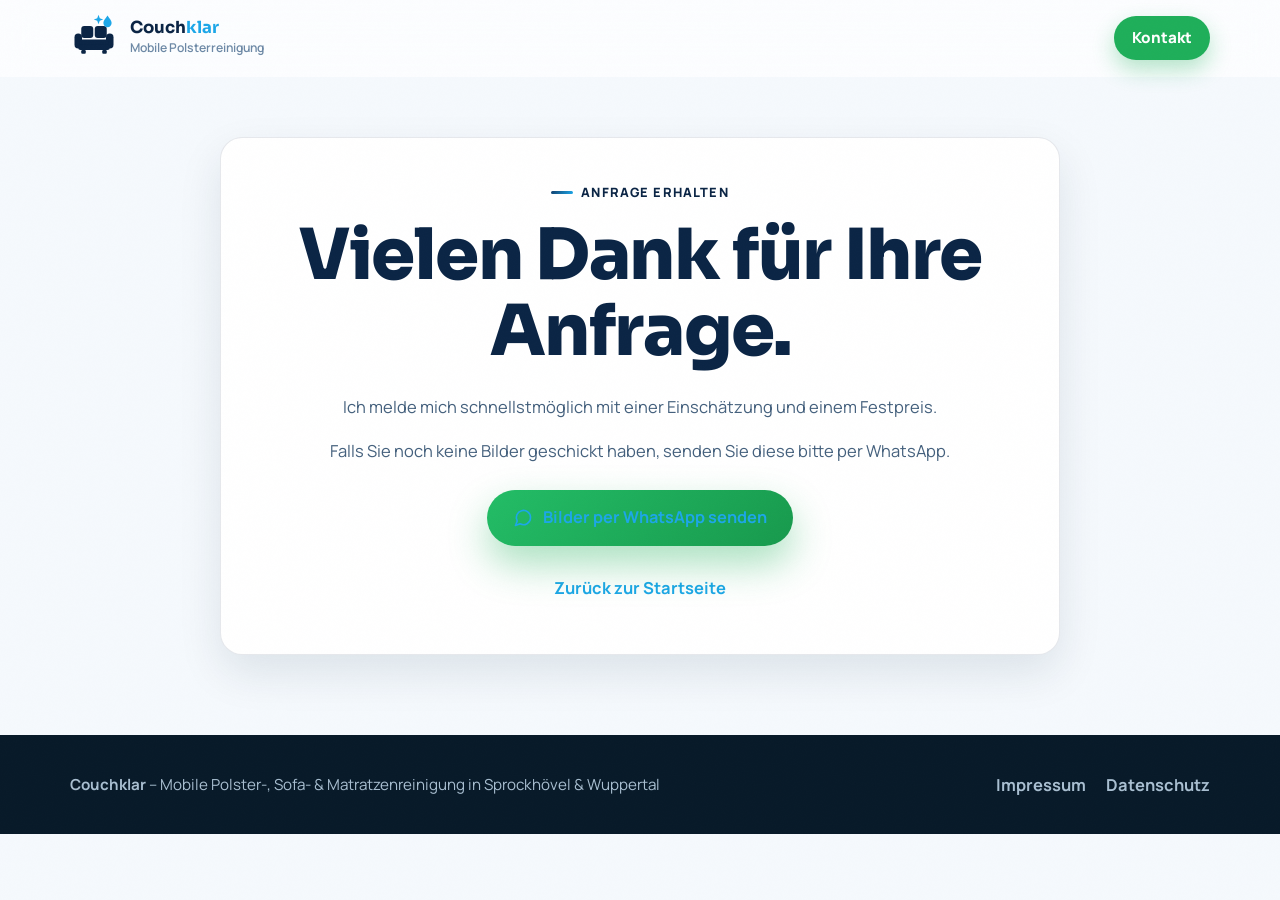
<file: angebot-erhalten.html>
<!doctype html>
<html lang="de">
  <head>
    <meta charset="utf-8">
    <meta name="viewport" content="width=device-width, initial-scale=1">
    <title>Vielen Dank für Ihre Anfrage | Couchklar</title>
    <meta name="robots" content="noindex, nofollow">
    <meta name="theme-color" content="#0B2545">
    <link rel="icon" type="image/svg+xml" href="favicon.svg">
    <link rel="stylesheet" href="styles.css">
  </head>
  <body class="legal-page">
    <header class="site-header">
      <nav class="nav wrap" aria-label="Hauptnavigation">
        <a class="brand" href="index.html">
          <span class="brand-mark" aria-hidden="true">
            <svg viewBox="0 0 64 64" xmlns="http://www.w3.org/2000/svg">
              <g fill="#0B2545">
                <rect x="15" y="16" width="16" height="16" rx="4"/>
                <rect x="33" y="16" width="16" height="16" rx="4"/>
                <rect x="6" y="26" width="10" height="20" rx="5"/>
                <rect x="48" y="26" width="10" height="20" rx="5"/>
                <rect x="13" y="34" width="38" height="8" rx="3"/>
                <rect x="11" y="41" width="42" height="7" rx="3"/>
                <rect x="15" y="48" width="6" height="5" rx="1.5"/>
                <rect x="43" y="48" width="6" height="5" rx="1.5"/>
              </g>
              <path fill="#1DA7E8" d="M50 2 C47.2 6.4 44.5 8.8 44.5 12 a5.5 5.5 0 0 0 11 0 C55.5 8.8 52.8 6.4 50 2 Z"/>
              <path fill="#1DA7E8" d="M38 1 l1.7 4.6 4.6 1.7 -4.6 1.7 -1.7 4.6 -1.7 -4.6 -4.6 -1.7 4.6 -1.7 Z"/>
            </svg>
          </span>
          <span>
            <strong>Couch<span class="accent">klar</span></strong>
            <small>Mobile Polsterreinigung</small>
          </span>
        </a>
        <a class="nav-cta" href="index.html#kontakt">Kontakt</a>
      </nav>
    </header>
    <main class="legal-main">
      <div class="wrap legal-box" style="text-align:center">
        <p class="section-kicker" style="justify-content:center">Anfrage erhalten</p>
        <h1>Vielen Dank für Ihre Anfrage.</h1>
        <p>Ich melde mich schnellstmöglich mit einer Einschätzung und einem Festpreis.</p>
        <p>Falls Sie noch keine Bilder geschickt haben, senden Sie diese bitte per WhatsApp.</p>
        <div class="hero-actions" style="justify-content:center;margin-top:26px">
          <a class="button button-primary" href="https://wa.me/4915730198873?text=Hallo%20Couchklar%2C%20ich%20m%C3%B6chte%20gerne%20ein%20Angebot%20f%C3%BCr%20eine%20Polsterreinigung.%20Ich%20schicke%20Ihnen%20Bilder%20vom%20M%C3%B6belst%C3%BCck.">
            <svg width="20" height="20" viewBox="0 0 24 24" fill="none" stroke="currentColor" stroke-width="2" stroke-linecap="round" stroke-linejoin="round" aria-hidden="true"><path d="M21 11.5a8.5 8.5 0 0 1-12.57 7.44L3 21l2.06-5.43A8.5 8.5 0 1 1 21 11.5Z"/></svg>
            Bilder per WhatsApp senden</a>
        </div>
        <p style="margin-top:26px"><a href="index.html">Zurück zur Startseite</a></p>
      </div>
    </main>

    <footer class="site-footer">
      <div class="wrap footer-inner">
        <p><strong>Couchklar</strong> – Mobile Polster-, Sofa- &amp; Matratzenreinigung in Sprockhövel &amp; Wuppertal</p>
        <nav aria-label="Rechtliche Links">
          <a href="impressum.html">Impressum</a>
          <a href="datenschutz.html">Datenschutz</a>
        </nav>
      </div>
    </footer>
  </body>
</html>
</file>
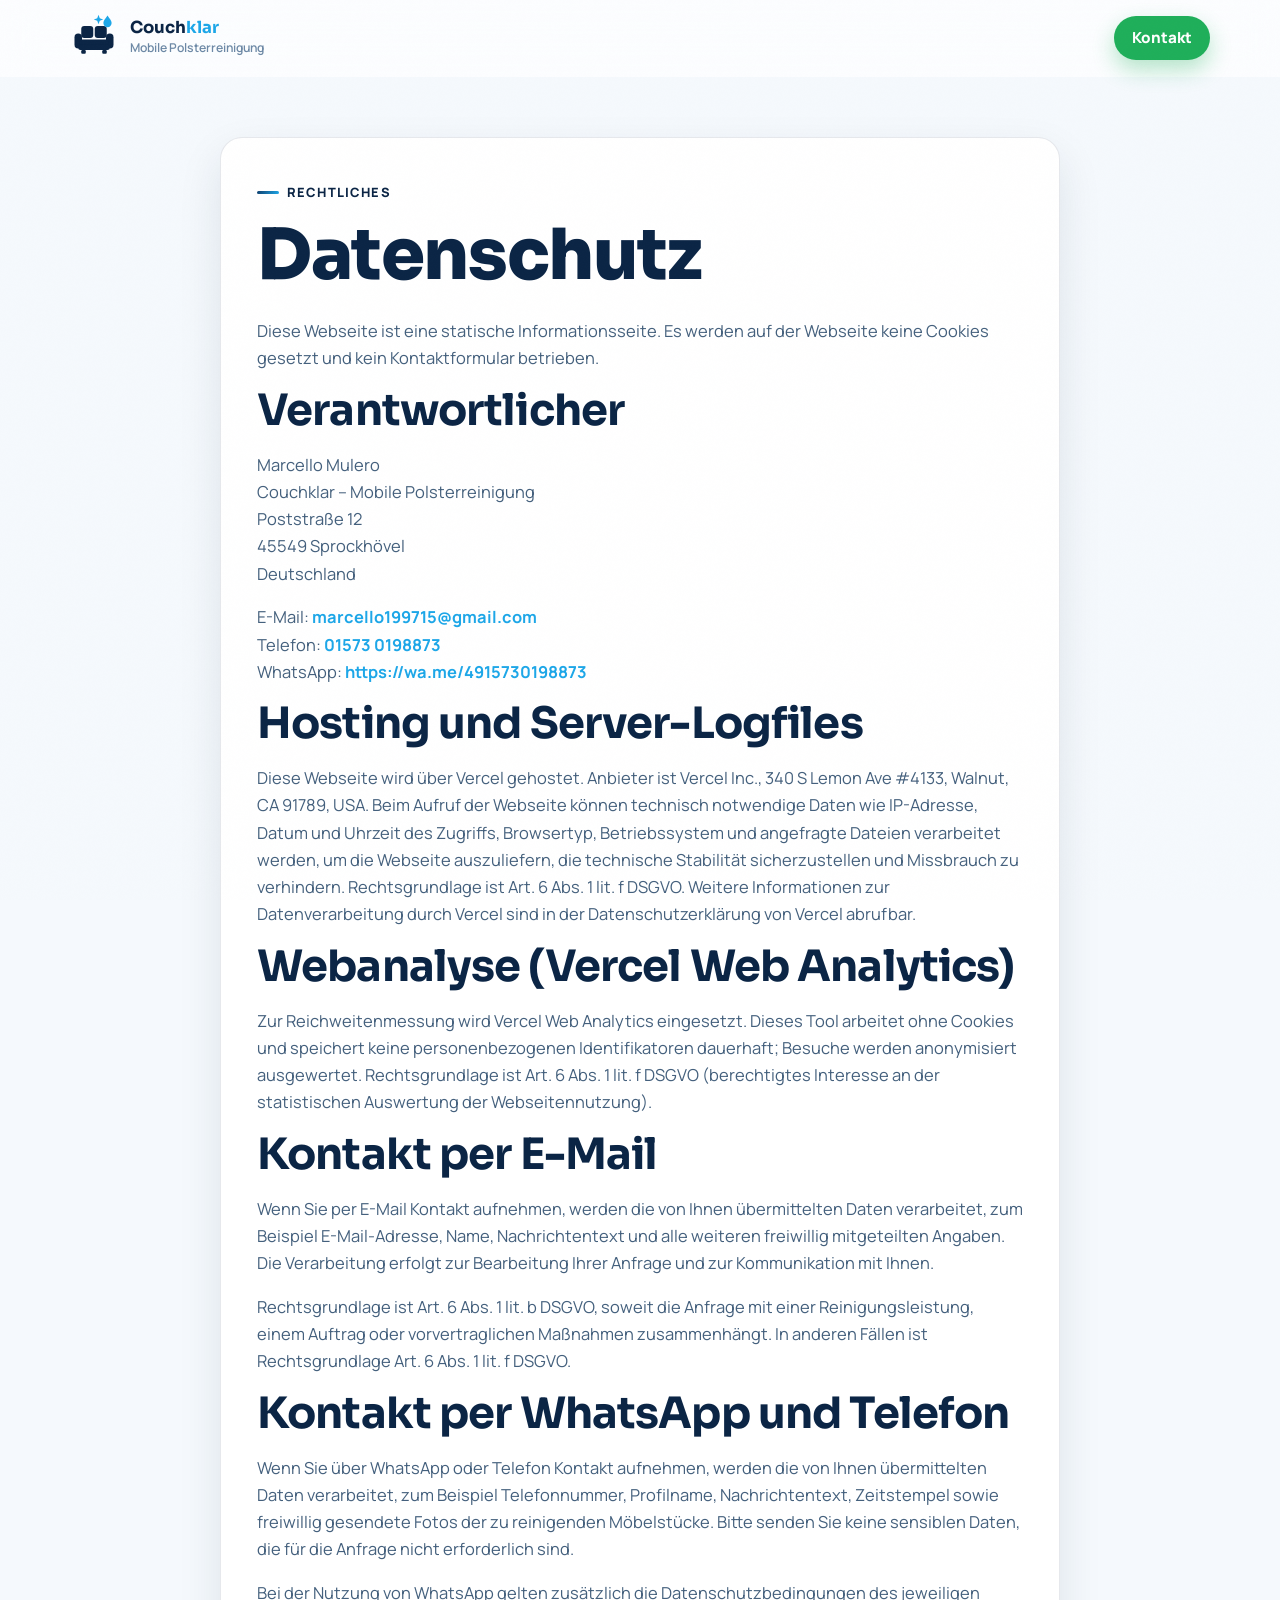
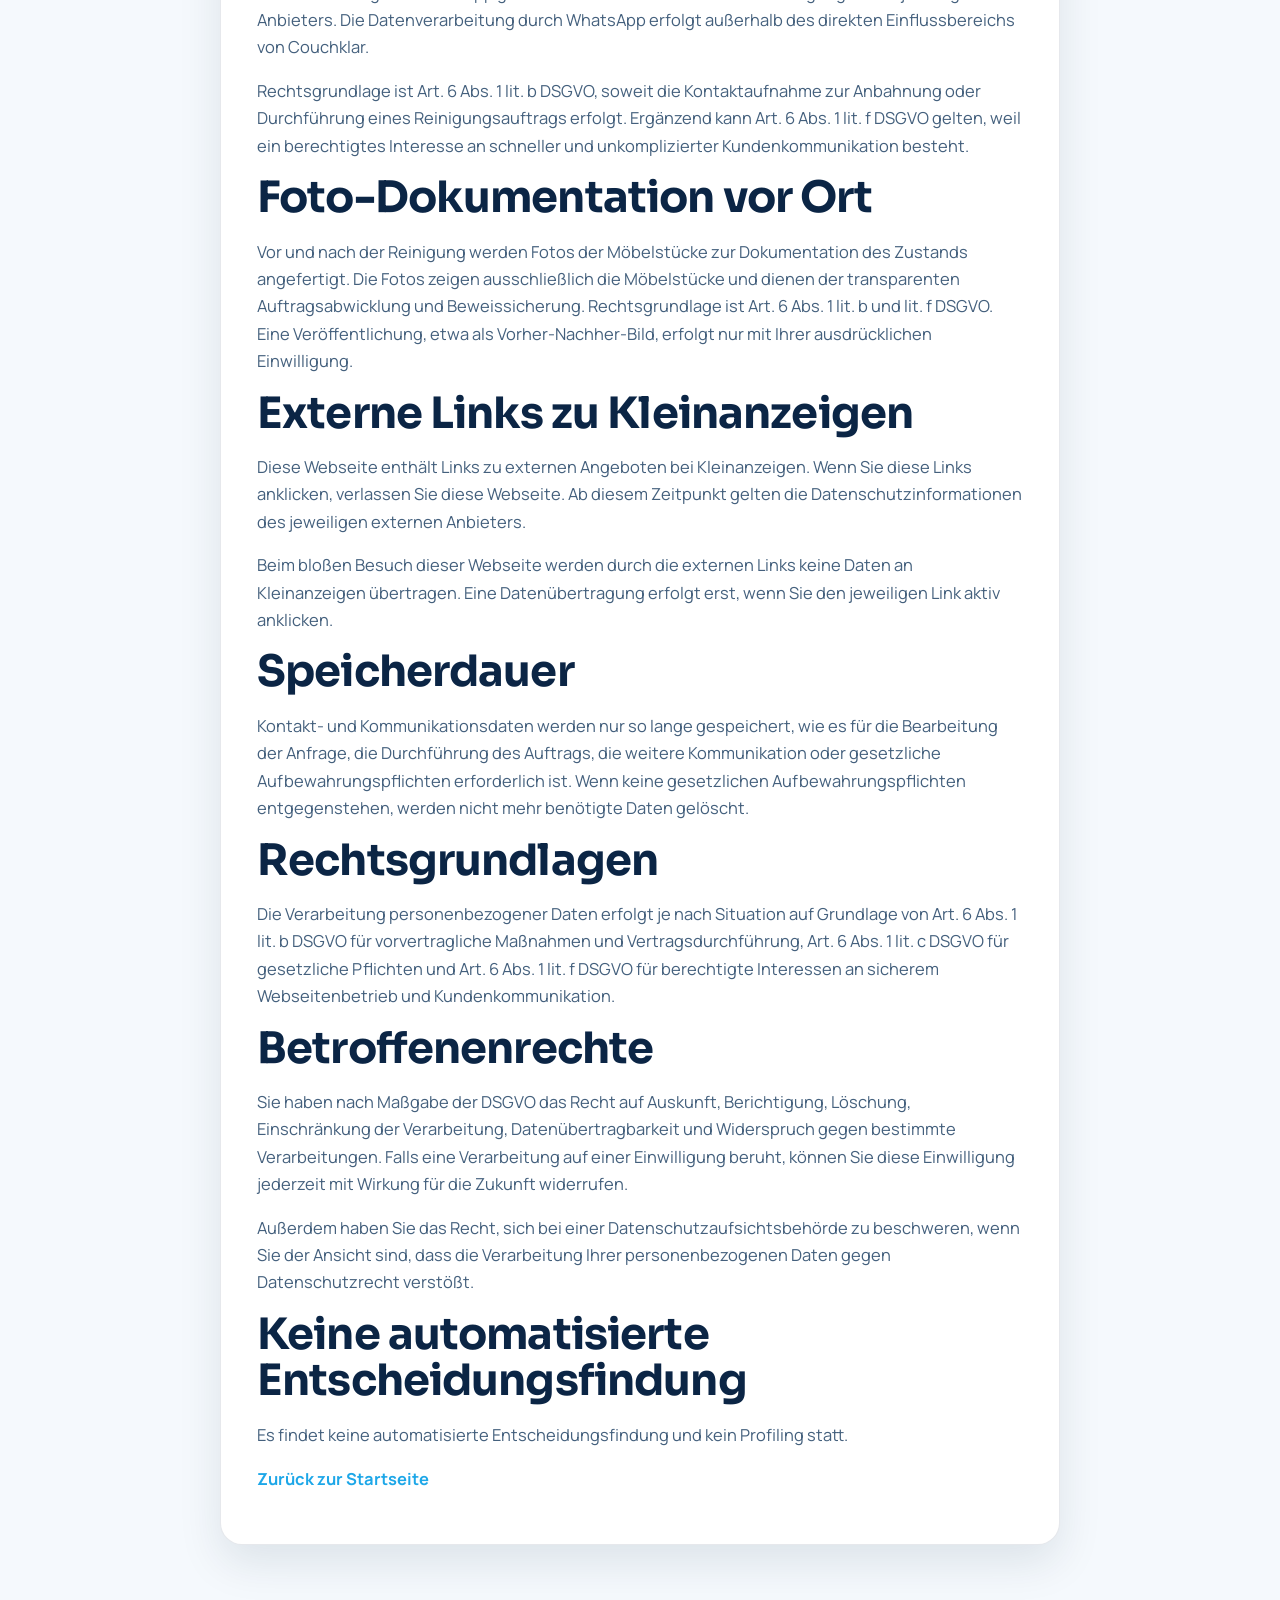
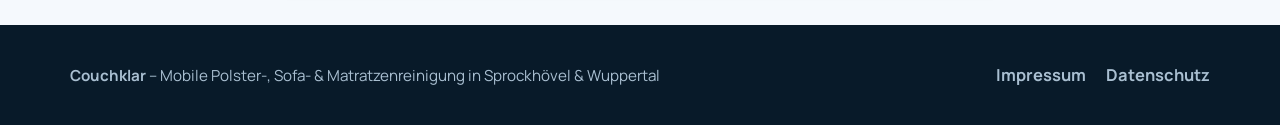
<file: datenschutz.html>
<!doctype html>
<html lang="de">
  <head>
    <meta charset="utf-8">
    <meta name="viewport" content="width=device-width, initial-scale=1">
    <title>Datenschutz | Couchklar</title>
    <meta name="robots" content="noindex">
    <link rel="icon" type="image/svg+xml" href="favicon.svg">
    <link rel="stylesheet" href="styles.css">
  </head>
  <body class="legal-page">
    <header class="site-header">
      <nav class="nav wrap" aria-label="Hauptnavigation">
        <a class="brand" href="index.html">
          <span class="brand-mark" aria-hidden="true">
            <svg viewBox="0 0 64 64" xmlns="http://www.w3.org/2000/svg">
              <g fill="#0B2545">
                <rect x="15" y="16" width="16" height="16" rx="4"/>
                <rect x="33" y="16" width="16" height="16" rx="4"/>
                <rect x="6" y="26" width="10" height="20" rx="5"/>
                <rect x="48" y="26" width="10" height="20" rx="5"/>
                <rect x="13" y="34" width="38" height="8" rx="3"/>
                <rect x="11" y="41" width="42" height="7" rx="3"/>
                <rect x="15" y="48" width="6" height="5" rx="1.5"/>
                <rect x="43" y="48" width="6" height="5" rx="1.5"/>
              </g>
              <path fill="#1DA7E8" d="M50 2 C47.2 6.4 44.5 8.8 44.5 12 a5.5 5.5 0 0 0 11 0 C55.5 8.8 52.8 6.4 50 2 Z"/>
              <path fill="#1DA7E8" d="M38 1 l1.7 4.6 4.6 1.7 -4.6 1.7 -1.7 4.6 -1.7 -4.6 -4.6 -1.7 4.6 -1.7 Z"/>
            </svg>
          </span>
          <span>
            <strong>Couch<span class="accent">klar</span></strong>
            <small>Mobile Polsterreinigung</small>
          </span>
        </a>
        <a class="nav-cta" href="index.html#kontakt">Kontakt</a>
      </nav>
    </header>
    <main class="legal-main">
      <div class="wrap legal-box">
        <p class="section-kicker">Rechtliches</p>
        <h1>Datenschutz</h1>
        <p>Diese Webseite ist eine statische Informationsseite. Es werden auf der Webseite keine Cookies gesetzt und kein Kontaktformular betrieben.</p>

        <h2>Verantwortlicher</h2>
        <p>
          Marcello Mulero<br>
          Couchklar – Mobile Polsterreinigung<br>
          Poststraße 12<br>
          45549 Sprockhövel<br>
          Deutschland
        </p>
        <p>
          E-Mail: <a href="mailto:marcello199715@gmail.com">marcello199715@gmail.com</a><br>
          Telefon: <a href="tel:+4915730198873">01573 0198873</a><br>
          WhatsApp: <a href="https://wa.me/4915730198873">https://wa.me/4915730198873</a>
        </p>

        <h2>Hosting und Server-Logfiles</h2>
        <p>Diese Webseite wird über Vercel gehostet. Anbieter ist Vercel Inc., 340 S Lemon Ave #4133, Walnut, CA 91789, USA. Beim Aufruf der Webseite können technisch notwendige Daten wie IP-Adresse, Datum und Uhrzeit des Zugriffs, Browsertyp, Betriebssystem und angefragte Dateien verarbeitet werden, um die Webseite auszuliefern, die technische Stabilität sicherzustellen und Missbrauch zu verhindern. Rechtsgrundlage ist Art. 6 Abs. 1 lit. f DSGVO. Weitere Informationen zur Datenverarbeitung durch Vercel sind in der Datenschutzerklärung von Vercel abrufbar.</p>

        <h2>Webanalyse (Vercel Web Analytics)</h2>
        <p>Zur Reichweitenmessung wird Vercel Web Analytics eingesetzt. Dieses Tool arbeitet ohne Cookies und speichert keine personenbezogenen Identifikatoren dauerhaft; Besuche werden anonymisiert ausgewertet. Rechtsgrundlage ist Art. 6 Abs. 1 lit. f DSGVO (berechtigtes Interesse an der statistischen Auswertung der Webseitennutzung).</p>

        <h2>Kontakt per E-Mail</h2>
        <p>Wenn Sie per E-Mail Kontakt aufnehmen, werden die von Ihnen übermittelten Daten verarbeitet, zum Beispiel E-Mail-Adresse, Name, Nachrichtentext und alle weiteren freiwillig mitgeteilten Angaben. Die Verarbeitung erfolgt zur Bearbeitung Ihrer Anfrage und zur Kommunikation mit Ihnen.</p>
        <p>Rechtsgrundlage ist Art. 6 Abs. 1 lit. b DSGVO, soweit die Anfrage mit einer Reinigungsleistung, einem Auftrag oder vorvertraglichen Maßnahmen zusammenhängt. In anderen Fällen ist Rechtsgrundlage Art. 6 Abs. 1 lit. f DSGVO.</p>

        <h2>Kontakt per WhatsApp und Telefon</h2>
        <p>Wenn Sie über WhatsApp oder Telefon Kontakt aufnehmen, werden die von Ihnen übermittelten Daten verarbeitet, zum Beispiel Telefonnummer, Profilname, Nachrichtentext, Zeitstempel sowie freiwillig gesendete Fotos der zu reinigenden Möbelstücke. Bitte senden Sie keine sensiblen Daten, die für die Anfrage nicht erforderlich sind.</p>
        <p>Bei der Nutzung von WhatsApp gelten zusätzlich die Datenschutzbedingungen des jeweiligen Anbieters. Die Datenverarbeitung durch WhatsApp erfolgt außerhalb des direkten Einflussbereichs von Couchklar.</p>
        <p>Rechtsgrundlage ist Art. 6 Abs. 1 lit. b DSGVO, soweit die Kontaktaufnahme zur Anbahnung oder Durchführung eines Reinigungsauftrags erfolgt. Ergänzend kann Art. 6 Abs. 1 lit. f DSGVO gelten, weil ein berechtigtes Interesse an schneller und unkomplizierter Kundenkommunikation besteht.</p>

        <h2>Foto-Dokumentation vor Ort</h2>
        <p>Vor und nach der Reinigung werden Fotos der Möbelstücke zur Dokumentation des Zustands angefertigt. Die Fotos zeigen ausschließlich die Möbelstücke und dienen der transparenten Auftragsabwicklung und Beweissicherung. Rechtsgrundlage ist Art. 6 Abs. 1 lit. b und lit. f DSGVO. Eine Veröffentlichung, etwa als Vorher-Nachher-Bild, erfolgt nur mit Ihrer ausdrücklichen Einwilligung.</p>

        <h2>Externe Links zu Kleinanzeigen</h2>
        <p>Diese Webseite enthält Links zu externen Angeboten bei Kleinanzeigen. Wenn Sie diese Links anklicken, verlassen Sie diese Webseite. Ab diesem Zeitpunkt gelten die Datenschutzinformationen des jeweiligen externen Anbieters.</p>
        <p>Beim bloßen Besuch dieser Webseite werden durch die externen Links keine Daten an Kleinanzeigen übertragen. Eine Datenübertragung erfolgt erst, wenn Sie den jeweiligen Link aktiv anklicken.</p>

        <h2>Speicherdauer</h2>
        <p>Kontakt- und Kommunikationsdaten werden nur so lange gespeichert, wie es für die Bearbeitung der Anfrage, die Durchführung des Auftrags, die weitere Kommunikation oder gesetzliche Aufbewahrungspflichten erforderlich ist. Wenn keine gesetzlichen Aufbewahrungspflichten entgegenstehen, werden nicht mehr benötigte Daten gelöscht.</p>

        <h2>Rechtsgrundlagen</h2>
        <p>Die Verarbeitung personenbezogener Daten erfolgt je nach Situation auf Grundlage von Art. 6 Abs. 1 lit. b DSGVO für vorvertragliche Maßnahmen und Vertragsdurchführung, Art. 6 Abs. 1 lit. c DSGVO für gesetzliche Pflichten und Art. 6 Abs. 1 lit. f DSGVO für berechtigte Interessen an sicherem Webseitenbetrieb und Kundenkommunikation.</p>

        <h2>Betroffenenrechte</h2>
        <p>Sie haben nach Maßgabe der DSGVO das Recht auf Auskunft, Berichtigung, Löschung, Einschränkung der Verarbeitung, Datenübertragbarkeit und Widerspruch gegen bestimmte Verarbeitungen. Falls eine Verarbeitung auf einer Einwilligung beruht, können Sie diese Einwilligung jederzeit mit Wirkung für die Zukunft widerrufen.</p>
        <p>Außerdem haben Sie das Recht, sich bei einer Datenschutzaufsichtsbehörde zu beschweren, wenn Sie der Ansicht sind, dass die Verarbeitung Ihrer personenbezogenen Daten gegen Datenschutzrecht verstößt.</p>

        <h2>Keine automatisierte Entscheidungsfindung</h2>
        <p>Es findet keine automatisierte Entscheidungsfindung und kein Profiling statt.</p>

        <p><a href="index.html">Zurück zur Startseite</a></p>
      </div>
    </main>

    <footer class="site-footer">
      <div class="wrap footer-inner">
        <p><strong>Couchklar</strong> – Mobile Polster-, Sofa- &amp; Matratzenreinigung in Sprockhövel &amp; Wuppertal</p>
        <nav aria-label="Rechtliche Links">
          <a href="impressum.html">Impressum</a>
          <a href="datenschutz.html">Datenschutz</a>
        </nav>
      </div>
    </footer>
  </body>
</html>
</file>
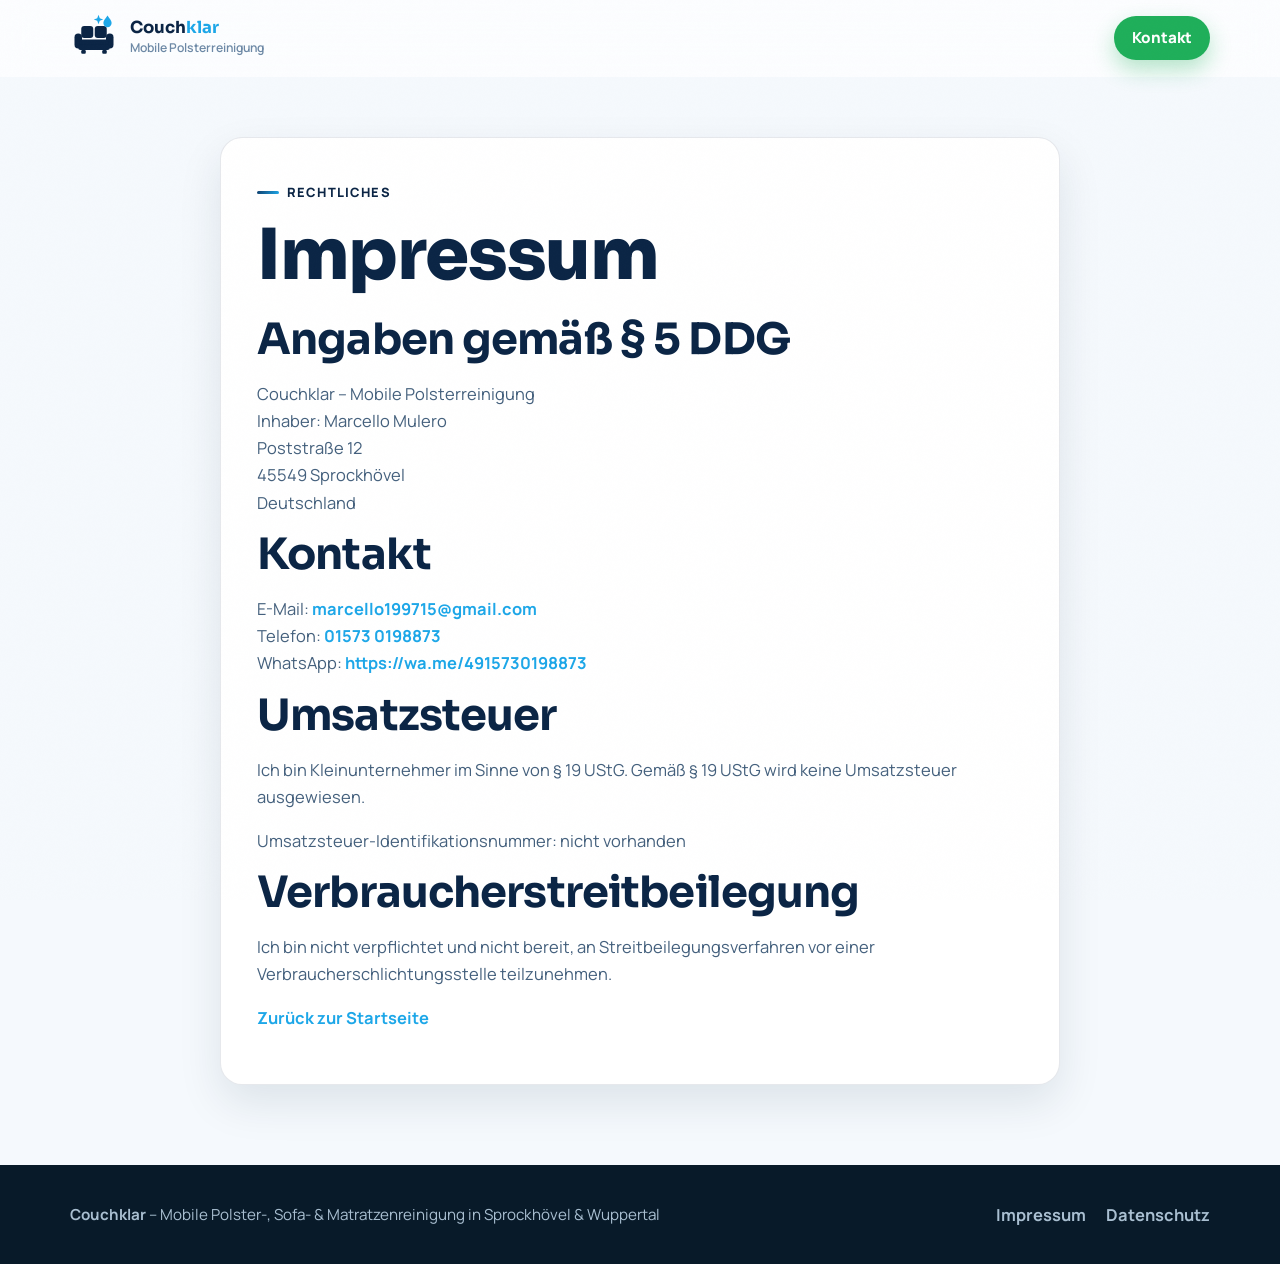
<file: impressum.html>
<!doctype html>
<html lang="de">
  <head>
    <meta charset="utf-8">
    <meta name="viewport" content="width=device-width, initial-scale=1">
    <title>Impressum | Couchklar</title>
    <meta name="robots" content="noindex">
    <link rel="icon" type="image/svg+xml" href="favicon.svg">
    <link rel="stylesheet" href="styles.css">
  </head>
  <body class="legal-page">
    <header class="site-header">
      <nav class="nav wrap" aria-label="Hauptnavigation">
        <a class="brand" href="index.html">
          <span class="brand-mark" aria-hidden="true">
            <svg viewBox="0 0 64 64" xmlns="http://www.w3.org/2000/svg">
              <g fill="#0B2545">
                <rect x="15" y="16" width="16" height="16" rx="4"/>
                <rect x="33" y="16" width="16" height="16" rx="4"/>
                <rect x="6" y="26" width="10" height="20" rx="5"/>
                <rect x="48" y="26" width="10" height="20" rx="5"/>
                <rect x="13" y="34" width="38" height="8" rx="3"/>
                <rect x="11" y="41" width="42" height="7" rx="3"/>
                <rect x="15" y="48" width="6" height="5" rx="1.5"/>
                <rect x="43" y="48" width="6" height="5" rx="1.5"/>
              </g>
              <path fill="#1DA7E8" d="M50 2 C47.2 6.4 44.5 8.8 44.5 12 a5.5 5.5 0 0 0 11 0 C55.5 8.8 52.8 6.4 50 2 Z"/>
              <path fill="#1DA7E8" d="M38 1 l1.7 4.6 4.6 1.7 -4.6 1.7 -1.7 4.6 -1.7 -4.6 -4.6 -1.7 4.6 -1.7 Z"/>
            </svg>
          </span>
          <span>
            <strong>Couch<span class="accent">klar</span></strong>
            <small>Mobile Polsterreinigung</small>
          </span>
        </a>
        <a class="nav-cta" href="index.html#kontakt">Kontakt</a>
      </nav>
    </header>
    <main class="legal-main">
      <div class="wrap legal-box">
        <p class="section-kicker">Rechtliches</p>
        <h1>Impressum</h1>
        <h2>Angaben gemäß § 5 DDG</h2>
        <p>
          Couchklar – Mobile Polsterreinigung<br>
          Inhaber: Marcello Mulero<br>
          Poststraße 12<br>
          45549 Sprockhövel<br>
          Deutschland
        </p>

        <h2>Kontakt</h2>
        <p>
          E-Mail: <a href="mailto:marcello199715@gmail.com">marcello199715@gmail.com</a><br>
          Telefon: <a href="tel:+4915730198873">01573 0198873</a><br>
          WhatsApp: <a href="https://wa.me/4915730198873">https://wa.me/4915730198873</a>
        </p>

        <h2>Umsatzsteuer</h2>
        <p>Ich bin Kleinunternehmer im Sinne von § 19 UStG. Gemäß § 19 UStG wird keine Umsatzsteuer ausgewiesen.</p>
        <p>Umsatzsteuer-Identifikationsnummer: nicht vorhanden</p>

        <h2>Verbraucherstreitbeilegung</h2>
        <p>Ich bin nicht verpflichtet und nicht bereit, an Streitbeilegungsverfahren vor einer Verbraucherschlichtungsstelle teilzunehmen.</p>

        <p><a href="index.html">Zurück zur Startseite</a></p>
      </div>
    </main>

    <footer class="site-footer">
      <div class="wrap footer-inner">
        <p><strong>Couchklar</strong> – Mobile Polster-, Sofa- &amp; Matratzenreinigung in Sprockhövel &amp; Wuppertal</p>
        <nav aria-label="Rechtliche Links">
          <a href="impressum.html">Impressum</a>
          <a href="datenschutz.html">Datenschutz</a>
        </nav>
      </div>
    </footer>
  </body>
</html>
</file>
<file: styles.css>
/* ============================================================
   Couchklar – Mobile Polsterreinigung — Premium Design
   Selbst gehostete Fonts, keine externen Requests (DSGVO-safe)
   ============================================================ */

@font-face {
  font-family: "Sora";
  src: url("sora-latin.woff2") format("woff2");
  font-weight: 100 800;
  font-style: normal;
  font-display: swap;
}

@font-face {
  font-family: "Manrope";
  src: url("manrope-latin.woff2") format("woff2");
  font-weight: 200 800;
  font-style: normal;
  font-display: swap;
}

:root {
  color-scheme: light;
  --ink: #0b2545;
  --muted: #44607d;
  --soft: #6d89a6;
  --bg: #f5f9fd;
  --bg-2: #eaf2fa;
  --panel: #ffffff;
  --line: rgba(11, 37, 69, 0.1);
  --blue: #1da7e8;
  --blue-deep: #0b2545;
  --aqua: #00b8d9;
  --grad: linear-gradient(120deg, #0f3f6e, #1da7e8);
  --green: #1faf5a;
  --green-deep: #17924a;
  --shadow-sm: 0 6px 18px rgba(12, 36, 55, 0.07);
  --shadow-md: 0 18px 44px rgba(12, 36, 55, 0.1);
  --shadow-lg: 0 30px 70px rgba(12, 36, 55, 0.16);
  --radius: 18px;
  --max: 1140px;
  --font-head: "Sora", "Segoe UI", system-ui, sans-serif;
  --font-body: "Manrope", "Segoe UI", system-ui, sans-serif;
}

* {
  box-sizing: border-box;
}

html {
  scroll-behavior: smooth;
  overflow-x: hidden;
}

body {
  position: relative;
  margin: 0;
  background: var(--bg);
  color: var(--ink);
  font-family: var(--font-body);
  font-size: 16.5px;
  line-height: 1.65;
  -webkit-font-smoothing: antialiased;
  overflow-x: hidden;
}

/* Premium-Körnung */
body::after {
  position: fixed;
  inset: 0;
  z-index: 90;
  content: "";
  background-image: url("data:image/svg+xml,%3Csvg xmlns='http://www.w3.org/2000/svg' width='160' height='160'%3E%3Cfilter id='n'%3E%3CfeTurbulence type='fractalNoise' baseFrequency='0.9' numOctaves='2'/%3E%3C/filter%3E%3Crect width='100%25' height='100%25' filter='url(%23n)' opacity='0.5'/%3E%3C/svg%3E");
  opacity: 0.028;
  pointer-events: none;
}

img,
svg {
  display: block;
  max-width: 100%;
}

a {
  color: inherit;
  text-decoration: none;
}

p,
h1,
h2,
h3 {
  margin-top: 0;
}

p {
  color: var(--muted);
}

h1,
h2,
h3 {
  font-family: var(--font-head);
  line-height: 1.08;
  letter-spacing: -0.02em;
}

h1 {
  margin-bottom: 24px;
  font-size: clamp(2.5rem, 6vw, 4.4rem);
  font-weight: 800;
}

h2 {
  margin-bottom: 16px;
  font-size: clamp(1.8rem, 3.6vw, 2.7rem);
  font-weight: 700;
}

h3 {
  margin-bottom: 10px;
  font-size: 1.13rem;
  font-weight: 700;
}

ul,
ol,
dl {
  margin: 0;
  padding: 0;
}

table {
  width: 100%;
  border-collapse: collapse;
}

.wrap {
  width: min(100% - 40px, var(--max));
  margin-inline: auto;
}

.grad-text {
  background: var(--grad);
  -webkit-background-clip: text;
  background-clip: text;
  color: transparent;
  white-space: nowrap;
}

/* ---------- Reveal on scroll ---------- */

.js .reveal {
  opacity: 0;
  transform: translateY(30px);
  transition: opacity 0.75s ease, transform 0.75s cubic-bezier(0.16, 1, 0.3, 1);
}

.js .reveal.in {
  opacity: 1;
  transform: none;
}

.js .reveal[data-delay="1"] { transition-delay: 0.1s; }
.js .reveal[data-delay="2"] { transition-delay: 0.2s; }
.js .reveal[data-delay="3"] { transition-delay: 0.3s; }

/* ---------- Skip link ---------- */

.skip-link {
  position: fixed;
  top: 12px;
  left: 12px;
  z-index: 100;
  padding: 10px 14px;
  background: var(--blue);
  color: #fff;
  border-radius: 8px;
  transform: translateY(-160%);
  transition: transform 160ms ease;
}

.skip-link:focus {
  transform: translateY(0);
}

/* ---------- Header ---------- */

.site-header {
  position: sticky;
  top: 0;
  z-index: 40;
  background: rgba(255, 255, 255, 0.7);
  border-bottom: 1px solid transparent;
  backdrop-filter: blur(18px) saturate(1.5);
  -webkit-backdrop-filter: blur(18px) saturate(1.5);
  transition: box-shadow 200ms ease, border-color 200ms ease, background 200ms ease;
}

.site-header.scrolled {
  background: rgba(255, 255, 255, 0.92);
  border-color: var(--line);
  box-shadow: 0 10px 30px rgba(12, 36, 55, 0.08);
}

.nav {
  display: flex;
  min-height: 76px;
  align-items: center;
  justify-content: space-between;
  gap: 16px;
}

.brand {
  display: inline-flex;
  min-width: 0;
  align-items: center;
  gap: 12px;
}

.brand-mark {
  display: grid;
  width: 48px;
  height: 48px;
  flex: 0 0 auto;
  place-items: center;
}

.brand-mark svg {
  width: 100%;
  height: 100%;
}

.brand .accent {
  color: var(--blue);
}

.brand strong,
.brand small {
  display: block;
}

.brand strong {
  font-family: var(--font-head);
  font-size: 1.04rem;
  line-height: 1.15;
}

.brand small {
  color: var(--soft);
  font-size: 0.76rem;
  font-weight: 600;
}

.nav-links {
  display: none;
  align-items: center;
  gap: 26px;
  color: var(--muted);
  font-size: 0.95rem;
  font-weight: 600;
}

.nav-links a {
  position: relative;
  padding: 4px 0;
  transition: color 160ms ease;
}

.nav-links a::after {
  position: absolute;
  left: 0;
  bottom: -2px;
  width: 100%;
  height: 2px;
  content: "";
  background: var(--grad);
  border-radius: 2px;
  transform: scaleX(0);
  transform-origin: left;
  transition: transform 220ms ease;
}

.nav-links a:hover {
  color: var(--ink);
}

.nav-links a:hover::after {
  transform: scaleX(1);
}

.nav-cta {
  display: inline-flex;
  min-height: 44px;
  align-items: center;
  justify-content: center;
  gap: 8px;
  padding: 0 18px;
  background: var(--green);
  border-radius: 999px;
  color: #fff;
  font-weight: 800;
  font-size: 0.95rem;
  box-shadow: 0 10px 22px rgba(31, 175, 90, 0.32);
  transition: transform 160ms ease, background 160ms ease;
}

.nav-cta:hover {
  background: var(--green-deep);
  transform: translateY(-1px);
}

/* ---------- Buttons ---------- */

.button {
  position: relative;
  display: inline-flex;
  min-height: 56px;
  overflow: hidden;
  align-items: center;
  justify-content: center;
  gap: 10px;
  padding: 15px 26px;
  border-radius: 999px;
  font-weight: 800;
  font-size: 1.02rem;
  line-height: 1.2;
  text-align: center;
  transition: transform 160ms ease, box-shadow 160ms ease, background 160ms ease, border-color 160ms ease;
}

.button:hover {
  transform: translateY(-2px);
}

.button:active {
  transform: translateY(0);
}

.button-primary::after,
.button-secondary::after {
  position: absolute;
  inset: 0;
  content: "";
  background: linear-gradient(115deg, transparent 32%, rgba(255, 255, 255, 0.4) 50%, transparent 68%);
  transform: translateX(-130%);
}

.button-primary:hover::after,
.button-secondary:hover::after {
  transform: translateX(130%);
  transition: transform 650ms ease;
}

.button-primary {
  background: linear-gradient(135deg, #23bd66, #189a4d);
  color: #fff;
  box-shadow: 0 18px 38px rgba(31, 175, 90, 0.38);
}

.button-primary:hover {
  box-shadow: 0 24px 48px rgba(31, 175, 90, 0.45);
}

.button-secondary {
  background: var(--grad);
  color: #fff;
  box-shadow: 0 14px 30px rgba(29, 167, 232, 0.3);
}

.button-ghost {
  border: 1.5px solid rgba(12, 36, 55, 0.18);
  color: var(--ink);
  background: rgba(255, 255, 255, 0.85);
}

.button-ghost:hover {
  border-color: var(--blue);
  color: var(--blue-deep);
}

.button svg {
  flex: 0 0 auto;
}

/* ---------- Hero ---------- */

.hero {
  position: relative;
  overflow: hidden;
  padding: 80px 0 46px;
  background: linear-gradient(180deg, #ffffff 0%, var(--bg) 100%);
}

.hero-blob {
  position: absolute;
  border-radius: 50%;
  filter: blur(70px);
  pointer-events: none;
}

.hero-blob-1 {
  top: -180px;
  right: -120px;
  width: 560px;
  height: 560px;
  background: radial-gradient(circle, rgba(0, 184, 217, 0.3), transparent 65%);
  animation: drift1 16s ease-in-out infinite;
}

.hero-blob-2 {
  bottom: -220px;
  left: -160px;
  width: 620px;
  height: 620px;
  background: radial-gradient(circle, rgba(29, 167, 232, 0.22), transparent 65%);
  animation: drift2 20s ease-in-out infinite;
}

@keyframes drift1 {
  0%, 100% { transform: translate(0, 0) scale(1); }
  50% { transform: translate(-50px, 40px) scale(1.12); }
}

@keyframes drift2 {
  0%, 100% { transform: translate(0, 0) scale(1); }
  50% { transform: translate(60px, -30px) scale(1.08); }
}

.hero::before {
  position: absolute;
  inset: 0;
  content: "";
  background-image: radial-gradient(rgba(12, 36, 55, 0.06) 1px, transparent 1px);
  background-size: 28px 28px;
  mask-image: linear-gradient(180deg, rgba(0, 0, 0, 0.9), transparent 74%);
  -webkit-mask-image: linear-gradient(180deg, rgba(0, 0, 0, 0.9), transparent 74%);
  pointer-events: none;
}

.hero-grid {
  position: relative;
  display: grid;
  gap: 46px;
  align-items: center;
}

@keyframes fadeUp {
  from { opacity: 0; transform: translateY(30px); }
  to { opacity: 1; transform: none; }
}

.js .hero-content > * {
  animation: fadeUp 0.85s cubic-bezier(0.16, 1, 0.3, 1) both;
}

.js .hero-content > *:nth-child(1) { animation-delay: 0.05s; }
.js .hero-content > *:nth-child(2) { animation-delay: 0.14s; }
.js .hero-content > *:nth-child(3) { animation-delay: 0.24s; }
.js .hero-content > *:nth-child(4) { animation-delay: 0.34s; }
.js .hero-content > *:nth-child(5) { animation-delay: 0.44s; }

.js .hero-visual {
  animation: fadeUp 1s 0.3s cubic-bezier(0.16, 1, 0.3, 1) both;
}

.hero-chip {
  display: inline-flex;
  align-items: center;
  gap: 8px;
  margin-bottom: 22px;
  padding: 9px 18px;
  background: rgba(255, 255, 255, 0.9);
  border: 1px solid rgba(29, 167, 232, 0.25);
  border-radius: 999px;
  box-shadow: var(--shadow-sm);
  color: var(--blue-deep);
  font-size: 0.86rem;
  font-weight: 700;
}

.hero-chip .dot {
  width: 8px;
  height: 8px;
  background: var(--green);
  border-radius: 50%;
  box-shadow: 0 0 0 4px rgba(31, 175, 90, 0.18);
  animation: dot-pulse 2s ease-in-out infinite;
}

@keyframes dot-pulse {
  0%, 100% { box-shadow: 0 0 0 4px rgba(31, 175, 90, 0.18); }
  50% { box-shadow: 0 0 0 7px rgba(31, 175, 90, 0.08); }
}

.hero-copy {
  max-width: 560px;
  margin-bottom: 32px;
  font-size: 1.18rem;
}

.hero-actions {
  display: flex;
  flex-wrap: wrap;
  gap: 14px;
  margin-bottom: 28px;
}

.hero-trust {
  display: flex;
  flex-wrap: wrap;
  gap: 10px 22px;
  list-style: none;
  color: var(--muted);
  font-size: 0.93rem;
  font-weight: 700;
}

.hero-trust li {
  display: inline-flex;
  align-items: center;
  gap: 8px;
}

.hero-trust svg {
  flex: 0 0 auto;
  color: var(--green);
}

/* Hero visual */

.hero-visual {
  position: relative;
  perspective: 1100px;
}

.hero-scene {
  position: relative;
  padding: 18px;
  background: rgba(255, 255, 255, 0.66);
  border: 1px solid rgba(255, 255, 255, 0.95);
  border-radius: 28px;
  box-shadow: var(--shadow-lg);
  backdrop-filter: blur(8px);
  transform-style: preserve-3d;
  transition: transform 200ms ease;
  will-change: transform;
}

.hero-scene > svg {
  border-radius: 18px;
}

.float-card {
  position: absolute;
  display: flex;
  align-items: center;
  gap: 10px;
  padding: 13px 17px;
  background: rgba(255, 255, 255, 0.95);
  border: 1px solid rgba(255, 255, 255, 1);
  border-radius: 15px;
  box-shadow: var(--shadow-md);
  animation: floaty 5.2s ease-in-out infinite;
}

.float-card strong {
  display: block;
  font-family: var(--font-head);
  font-size: 1.05rem;
  line-height: 1.1;
}

.float-card small {
  color: var(--soft);
  font-size: 0.76rem;
  font-weight: 700;
}

.float-card .fc-icon {
  display: grid;
  width: 40px;
  height: 40px;
  flex: 0 0 auto;
  place-items: center;
  border-radius: 11px;
  color: #fff;
}

.fc-price {
  top: 5%;
  right: -16px;
  animation-delay: 0.6s;
}

.fc-price .fc-icon {
  background: var(--grad);
}

.fc-fresh {
  bottom: 7%;
  left: -18px;
}

.fc-fresh .fc-icon {
  background: linear-gradient(120deg, #1faf5a, #4cd07f);
}

@keyframes floaty {
  0%, 100% { transform: translateY(0); }
  50% { transform: translateY(-10px); }
}

/* ---------- Trust bar ---------- */

.trustbar {
  position: relative;
  z-index: 2;
  margin-top: 30px;
}

.trustbar-inner {
  display: grid;
  gap: 14px;
  padding: 24px;
  background: rgba(255, 255, 255, 0.92);
  border: 1px solid rgba(255, 255, 255, 1);
  border-radius: 22px;
  box-shadow: var(--shadow-md);
  backdrop-filter: blur(10px);
}

.trust-item {
  display: flex;
  align-items: center;
  gap: 14px;
}

.trust-item .t-icon {
  display: grid;
  width: 48px;
  height: 48px;
  flex: 0 0 auto;
  place-items: center;
  background: linear-gradient(135deg, rgba(29, 167, 232, 0.12), rgba(0, 184, 217, 0.14));
  border-radius: 14px;
  color: var(--blue);
}

.trust-item strong {
  display: block;
  font-family: var(--font-head);
  font-size: 0.97rem;
}

.trust-item small {
  color: var(--soft);
  font-size: 0.82rem;
  font-weight: 600;
}

/* ---------- Sections ---------- */

.section {
  padding: 88px 0;
}

/* Abgerundete Mega-Panels */
.band {
  width: min(100% - 24px, 1300px);
  margin-inline: auto;
  margin-block: 10px;
  padding: 80px 0;
  background:
    radial-gradient(700px 320px at 92% 0%, rgba(0, 184, 217, 0.12), transparent 60%),
    radial-gradient(600px 300px at 0% 100%, rgba(29, 167, 232, 0.1), transparent 60%),
    linear-gradient(180deg, #ecf3fa, #e6eff8);
  border: 1px solid rgba(255, 255, 255, 0.9);
  border-radius: 34px;
  box-shadow: 0 20px 60px rgba(12, 36, 55, 0.07);
}

.section-head {
  max-width: 720px;
  margin-bottom: 44px;
}

.section-head.centered {
  margin-inline: auto;
  text-align: center;
}

.section-head.centered .section-kicker {
  justify-content: center;
}

.section-kicker,
.eyebrow,
.price-label {
  display: inline-flex;
  align-items: center;
  gap: 8px;
  margin-bottom: 14px;
  color: var(--blue-deep);
  font-size: 0.8rem;
  font-weight: 800;
  letter-spacing: 0.09em;
  text-transform: uppercase;
}

.section-kicker::before {
  width: 22px;
  height: 3px;
  content: "";
  background: var(--grad);
  border-radius: 3px;
}

.two-column,
.split {
  display: grid;
  gap: 30px;
}

.intro-copy p:last-child,
.section-head p:last-child,
.notice-panel p:last-child,
.price-card p:last-child,
.final-cta p:last-of-type {
  margin-bottom: 0;
}

/* ---------- Feature cards ---------- */

.feature-grid {
  display: grid;
  gap: 18px;
}

.feature-card {
  position: relative;
  padding: 28px;
  background: var(--panel);
  border: 1px solid var(--line);
  border-radius: 20px;
  box-shadow: var(--shadow-sm);
  transition: transform 240ms ease, box-shadow 240ms ease, border-color 240ms ease;
}

.feature-card:hover {
  transform: translateY(-8px);
  border-color: rgba(29, 167, 232, 0.4);
  box-shadow: var(--shadow-md);
}

.feature-card .f-icon {
  display: grid;
  width: 56px;
  height: 56px;
  place-items: center;
  margin-bottom: 18px;
  background: linear-gradient(135deg, rgba(29, 167, 232, 0.12), rgba(0, 184, 217, 0.14));
  border-radius: 16px;
  color: var(--blue);
  transition: transform 240ms ease;
}

.feature-card:hover .f-icon {
  transform: scale(1.08) rotate(-4deg);
}

.feature-card .f-tag {
  position: absolute;
  top: 20px;
  right: 20px;
  padding: 4px 10px;
  background: rgba(0, 184, 217, 0.14);
  border-radius: 999px;
  color: #157d89;
  font-size: 0.72rem;
  font-weight: 800;
  text-transform: uppercase;
  letter-spacing: 0.05em;
}

/* ---------- Vorher/Nachher-Fotos ---------- */

.photo-grid {
  display: grid;
  gap: 18px;
  max-width: 920px;
  margin-inline: auto;
}

.photo-card {
  position: relative;
  margin: 0;
  overflow: hidden;
  border-radius: 22px;
  border: 1px solid var(--line);
  box-shadow: var(--shadow-lg);
  background: #fff;
}

.photo-card img {
  display: block;
  width: 100%;
  height: 100%;
  object-fit: cover;
}

.photo-tag {
  position: absolute;
  left: 18px;
  padding: 7px 16px;
  border-radius: 999px;
  font-family: var(--font-head);
  font-size: 0.8rem;
  font-weight: 800;
  letter-spacing: 0.05em;
  text-transform: uppercase;
  color: #fff;
  pointer-events: none;
}

.photo-tag-dark {
  background: rgba(11, 37, 69, 0.66);
  backdrop-filter: blur(4px);
}

.photo-tag-green {
  background: linear-gradient(120deg, #23bd66, #189a4d);
  box-shadow: 0 8px 20px rgba(31, 175, 90, 0.4);
}

.photo-card figcaption {
  position: absolute;
  inset: auto 0 0 0;
  padding: 46px 18px 16px;
  background: linear-gradient(180deg, transparent, rgba(11, 37, 69, 0.88));
  color: #fff;
  font-weight: 700;
  font-size: 0.95rem;
}

.ba-hint {
  margin-top: 18px;
  text-align: center;
  color: var(--soft);
  font-size: 0.92rem;
  font-weight: 600;
}

/* ---------- Check / notice ---------- */

.check-list,
.plain-list {
  display: grid;
  gap: 13px;
  list-style: none;
}

.check-list li,
.plain-list li {
  position: relative;
  padding-left: 32px;
  color: var(--muted);
  font-weight: 600;
}

.check-list li::before {
  position: absolute;
  top: 0.1em;
  left: 0;
  display: grid;
  width: 22px;
  height: 22px;
  place-items: center;
  content: "✓";
  background: rgba(31, 175, 90, 0.14);
  border-radius: 50%;
  color: var(--green-deep);
  font-size: 0.8rem;
  font-weight: 900;
}

.plain-list li::before {
  position: absolute;
  top: 0.1em;
  left: 0;
  display: grid;
  width: 22px;
  height: 22px;
  place-items: center;
  content: "✕";
  background: rgba(200, 86, 60, 0.13);
  border-radius: 50%;
  color: #b3492f;
  font-size: 0.75rem;
  font-weight: 900;
}

.notice-panel {
  padding: 30px;
  background: var(--panel);
  border: 1px solid rgba(200, 86, 60, 0.28);
  border-radius: 20px;
  box-shadow: var(--shadow-sm);
}

.notice-panel .plain-list {
  margin-bottom: 18px;
}

/* ---------- Prices ---------- */

.price-grid {
  display: grid;
  gap: 18px;
  margin-bottom: 28px;
}

.price-card {
  position: relative;
  display: flex;
  flex-direction: column;
  padding: 28px;
  background: var(--panel);
  border: 1px solid var(--line);
  border-radius: 20px;
  box-shadow: var(--shadow-sm);
  transition: transform 240ms ease, box-shadow 240ms ease;
}

.price-card::before {
  position: absolute;
  top: 0;
  left: 26px;
  right: 26px;
  height: 4px;
  content: "";
  background: var(--grad);
  border-radius: 0 0 6px 6px;
  opacity: 0.35;
  transition: opacity 240ms ease;
}

.price-card:hover {
  transform: translateY(-8px);
  box-shadow: var(--shadow-md);
}

.price-card:hover::before {
  opacity: 1;
}

.price-card-highlight {
  background:
    linear-gradient(var(--panel), var(--panel)) padding-box,
    var(--grad) border-box;
  border: 2px solid transparent;
  box-shadow: var(--shadow-md);
}

.price-card-highlight::before {
  opacity: 0;
}

.popular-badge {
  position: absolute;
  top: -14px;
  right: 18px;
  padding: 6px 15px;
  background: var(--grad);
  border-radius: 999px;
  box-shadow: 0 8px 18px rgba(29, 167, 232, 0.4);
  color: #fff;
  font-family: var(--font-head);
  font-size: 0.74rem;
  font-weight: 800;
  letter-spacing: 0.06em;
  text-transform: uppercase;
}

.price {
  margin-bottom: 12px;
  font-family: var(--font-head);
  font-size: 2.7rem;
  font-weight: 800;
  line-height: 1;
  letter-spacing: -0.02em;
}

.price small {
  font-size: 1rem;
  font-weight: 700;
  color: var(--soft);
}

.price-card p:last-child {
  font-size: 0.95rem;
}

.price-note {
  max-width: 880px;
  padding: 20px 24px;
  background: rgba(29, 167, 232, 0.07);
  border: 1px solid rgba(29, 167, 232, 0.18);
  border-radius: 16px;
  color: var(--muted);
}

.price-table-panel {
  padding: 10px 28px;
  margin-bottom: 28px;
  background: var(--panel);
  border: 1px solid var(--line);
  border-radius: 20px;
  box-shadow: var(--shadow-sm);
}

.price-table th,
.price-table td {
  padding: 15px 6px;
  text-align: left;
  border-bottom: 1px solid var(--line);
}

.price-table tr:last-child td {
  border-bottom: none;
}

.price-table th {
  color: var(--soft);
  font-size: 0.78rem;
  text-transform: uppercase;
  letter-spacing: 0.08em;
}

.price-table td:last-child,
.price-table th:last-child {
  text-align: right;
  white-space: nowrap;
  font-family: var(--font-head);
  font-weight: 700;
  color: var(--ink);
}

.price-table td:first-child {
  color: var(--ink);
  font-weight: 700;
}

.price-table td .table-hint {
  display: block;
  color: var(--soft);
  font-size: 0.85rem;
  font-weight: 500;
}

/* ---------- Steps ---------- */

.steps {
  position: relative;
  display: grid;
  gap: 18px;
  list-style: none;
}

.steps li {
  position: relative;
  padding: 28px;
  background: var(--panel);
  border: 1px solid var(--line);
  border-radius: 20px;
  box-shadow: var(--shadow-sm);
  transition: transform 240ms ease, box-shadow 240ms ease;
}

.steps li:hover {
  transform: translateY(-6px);
  box-shadow: var(--shadow-md);
}

.steps .step-num {
  display: grid;
  width: 46px;
  height: 46px;
  place-items: center;
  margin-bottom: 16px;
  background: var(--grad);
  border-radius: 50%;
  box-shadow: 0 10px 24px rgba(29, 167, 232, 0.32);
  color: #fff;
  font-family: var(--font-head);
  font-weight: 800;
}

.steps strong {
  display: block;
  margin-bottom: 6px;
  font-family: var(--font-head);
  font-size: 1.05rem;
}

.steps p {
  margin-bottom: 0;
  font-size: 0.95rem;
}

/* ---------- Area ---------- */

.area-chips {
  display: flex;
  flex-wrap: wrap;
  gap: 10px;
  margin: 18px 0 22px;
  list-style: none;
}

.area-chips li {
  padding: 10px 19px;
  background: var(--panel);
  border: 1px solid rgba(29, 167, 232, 0.25);
  border-radius: 999px;
  box-shadow: var(--shadow-sm);
  color: var(--blue-deep);
  font-size: 0.93rem;
  font-weight: 700;
  transition: transform 180ms ease, box-shadow 180ms ease;
}

.area-chips li:hover {
  transform: translateY(-3px);
  box-shadow: var(--shadow-md);
}

.area-chips li.chip-main {
  background: var(--grad);
  border-color: transparent;
  color: #fff;
}

.owner-card {
  display: flex;
  align-items: center;
  gap: 16px;
  margin-top: 26px;
  padding: 20px 24px;
  background: var(--panel);
  border: 1px solid var(--line);
  border-radius: 20px;
  box-shadow: var(--shadow-sm);
}

.owner-avatar {
  display: grid;
  width: 56px;
  height: 56px;
  flex: 0 0 auto;
  place-items: center;
  background: var(--grad);
  border-radius: 50%;
  box-shadow: 0 10px 24px rgba(29, 167, 232, 0.32);
  color: #fff;
  font-family: var(--font-head);
  font-size: 1.4rem;
  font-weight: 800;
}

.owner-card strong {
  display: block;
  font-family: var(--font-head);
}

.owner-card p {
  margin: 2px 0 0;
  font-size: 0.92rem;
}

/* ---------- FAQ ---------- */

.faq-list {
  display: grid;
  gap: 14px;
  max-width: 880px;
}

.faq-list details {
  overflow: hidden;
  background: var(--panel);
  border: 1px solid var(--line);
  border-radius: 18px;
  box-shadow: var(--shadow-sm);
  transition: border-color 200ms ease, box-shadow 200ms ease;
}

.faq-list details[open] {
  border-color: rgba(29, 167, 232, 0.4);
  box-shadow: var(--shadow-md);
}

.faq-list summary {
  position: relative;
  cursor: pointer;
  padding: 21px 60px 21px 24px;
  color: var(--ink);
  font-family: var(--font-head);
  font-weight: 700;
  font-size: 1.02rem;
  list-style: none;
}

.faq-list summary::-webkit-details-marker {
  display: none;
}

.faq-list summary::after {
  position: absolute;
  top: 50%;
  right: 20px;
  display: grid;
  width: 32px;
  height: 32px;
  place-items: center;
  content: "+";
  background: rgba(29, 167, 232, 0.1);
  border-radius: 50%;
  color: var(--blue);
  font-size: 1.25rem;
  font-weight: 800;
  line-height: 1;
  transform: translateY(-50%);
  transition: background 220ms ease, color 220ms ease;
}

.faq-list details[open] summary::after {
  content: "–";
  background: var(--blue);
  color: #fff;
}

.faq-list details p {
  margin: 0;
  padding: 0 24px 24px;
}

/* ---------- Final CTA ---------- */

.final-cta {
  position: relative;
  overflow: hidden;
  width: min(100% - 24px, 1300px);
  margin: 10px auto 34px;
  padding: 92px 0;
  background:
    radial-gradient(760px 380px at 12% 0%, rgba(0, 184, 217, 0.3), transparent 58%),
    radial-gradient(900px 480px at 92% 100%, rgba(29, 167, 232, 0.42), transparent 62%),
    linear-gradient(135deg, #0d345a 0%, #0c2437 100%);
  border-radius: 36px;
  box-shadow: 0 34px 90px rgba(12, 36, 55, 0.35);
  color: #fff;
}

.final-cta::before,
.final-cta::after {
  position: absolute;
  content: "";
  border-radius: 50%;
  border: 1.5px solid rgba(255, 255, 255, 0.1);
  pointer-events: none;
}

.final-cta::before {
  top: -140px;
  right: -100px;
  width: 380px;
  height: 380px;
}

.final-cta::after {
  bottom: -160px;
  left: -110px;
  width: 420px;
  height: 420px;
}

.final-cta .section-kicker {
  color: #7fd4de;
}

.final-cta .section-kicker::before {
  background: linear-gradient(120deg, #2fb8c6, #7fd4de);
}

.final-cta h2 {
  max-width: 740px;
  color: #fff;
}

.final-cta p {
  max-width: 640px;
  color: #b9cddd;
  font-size: 1.1rem;
}

.final-cta .button-ghost {
  border-color: rgba(255, 255, 255, 0.35);
  background: rgba(255, 255, 255, 0.06);
  color: #fff;
}

.final-cta .button-ghost:hover {
  border-color: #fff;
}

.cta-phone {
  margin-top: 20px;
  color: #8fa9bd !important;
  font-size: 0.96rem !important;
}

.cta-phone a {
  color: #fff;
  font-weight: 800;
  border-bottom: 2px solid rgba(0, 184, 217, 0.6);
}

/* ---------- Footer ---------- */

.site-footer {
  padding: 36px 0;
  background: #081a29;
  color: #a9bfd1;
}

.site-footer p {
  margin: 0;
  color: #a9bfd1;
  font-size: 0.95rem;
}

.footer-inner {
  display: grid;
  gap: 14px;
}

.site-footer nav {
  display: flex;
  flex-wrap: wrap;
  gap: 20px;
  font-weight: 700;
}

.site-footer a {
  transition: color 160ms ease;
}

.site-footer a:hover {
  color: #fff;
}

/* ---------- Floating WhatsApp ---------- */

.wa-float {
  position: fixed;
  right: 18px;
  bottom: 18px;
  z-index: 50;
  display: grid;
  width: 62px;
  height: 62px;
  place-items: center;
  background: linear-gradient(135deg, #23bd66, #189a4d);
  border-radius: 50%;
  box-shadow: 0 16px 36px rgba(31, 175, 90, 0.45);
  color: #fff;
  transition: transform 180ms ease;
}

.wa-float:hover {
  transform: translateY(-3px) scale(1.06);
}

.wa-float::before {
  position: absolute;
  inset: 0;
  content: "";
  border-radius: 50%;
  border: 2px solid rgba(31, 175, 90, 0.6);
  animation: wa-pulse 2.4s ease-out infinite;
}

@keyframes wa-pulse {
  0% { transform: scale(1); opacity: 1; }
  100% { transform: scale(1.55); opacity: 0; }
}

/* ---------- Legal pages ---------- */

.legal-page {
  min-height: 100vh;
  background: var(--bg);
}

.legal-main {
  padding: 60px 0 80px;
}

.legal-box {
  max-width: 840px;
  padding: 36px;
  background: var(--panel);
  border: 1px solid var(--line);
  border-radius: 22px;
  box-shadow: var(--shadow-md);
}

.legal-box a {
  color: var(--blue);
  font-weight: 700;
}

:focus-visible {
  outline: 3px solid rgba(29, 167, 232, 0.55);
  outline-offset: 3px;
}

/* ---------- Responsive ---------- */

@media (min-width: 640px) {
  .trustbar-inner {
    grid-template-columns: repeat(2, minmax(0, 1fr));
  }

  .feature-grid,
  .price-grid {
    grid-template-columns: repeat(2, minmax(0, 1fr));
  }
}

@media (min-width: 900px) {
  .nav-links {
    display: flex;
  }

  .hero {
    padding: 92px 0 60px;
  }

  .hero-grid {
    grid-template-columns: minmax(0, 1.05fr) minmax(0, 0.95fr);
  }

  .trustbar-inner {
    grid-template-columns: repeat(3, minmax(0, 1fr));
    padding: 28px 32px;
    gap: 20px 24px;
  }

  .band {
    padding: 88px 0;
  }

  .two-column,
  .split {
    grid-template-columns: minmax(0, 0.9fr) minmax(0, 1.1fr);
    align-items: start;
    gap: 52px;
  }

  .feature-grid {
    grid-template-columns: repeat(4, minmax(0, 1fr));
  }

  .price-grid {
    grid-template-columns: repeat(4, minmax(0, 1fr));
    align-items: stretch;
  }

  .photo-grid {
    grid-template-columns: repeat(2, minmax(0, 1fr));
  }

  .price-card-highlight {
    transform: scale(1.04);
  }

  .price-card-highlight:hover {
    transform: scale(1.04) translateY(-8px);
  }

  .steps {
    grid-template-columns: repeat(5, minmax(0, 1fr));
  }

  .footer-inner {
    grid-template-columns: 1fr auto;
    align-items: center;
  }
}

@media (max-width: 520px) {
  .nav {
    min-height: 68px;
  }

  .brand small {
    display: none;
  }

  .button {
    width: 100%;
  }

  .float-card {
    display: none;
  }

  .hero-scene {
    padding: 10px;
  }

}

@media (prefers-reduced-motion: reduce) {
  *,
  *::before,
  *::after {
    scroll-behavior: auto !important;
    transition-duration: 0.01ms !important;
    animation-duration: 0.01ms !important;
    animation-iteration-count: 1 !important;
  }

  .js .reveal,
  .js .hero-content > *,
  .js .hero-visual {
    opacity: 1;
    transform: none;
  }

}
</file>
